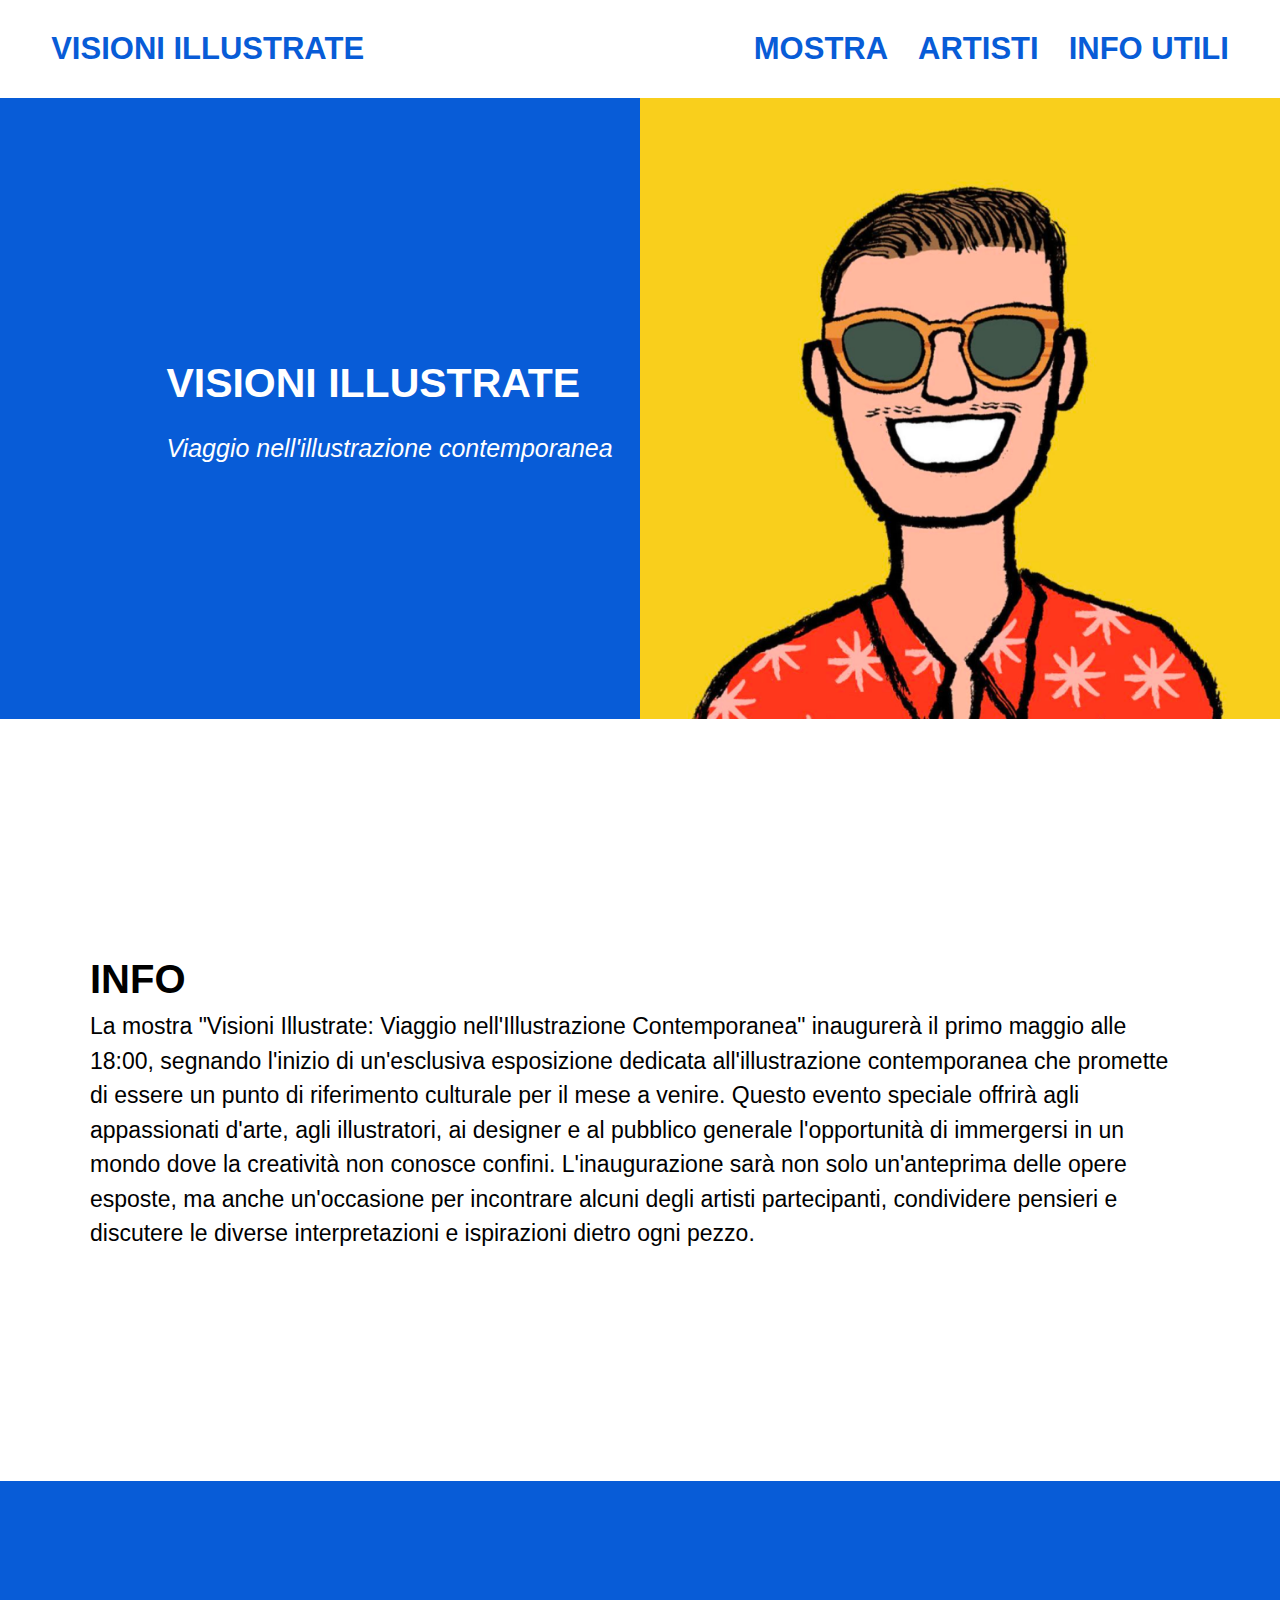
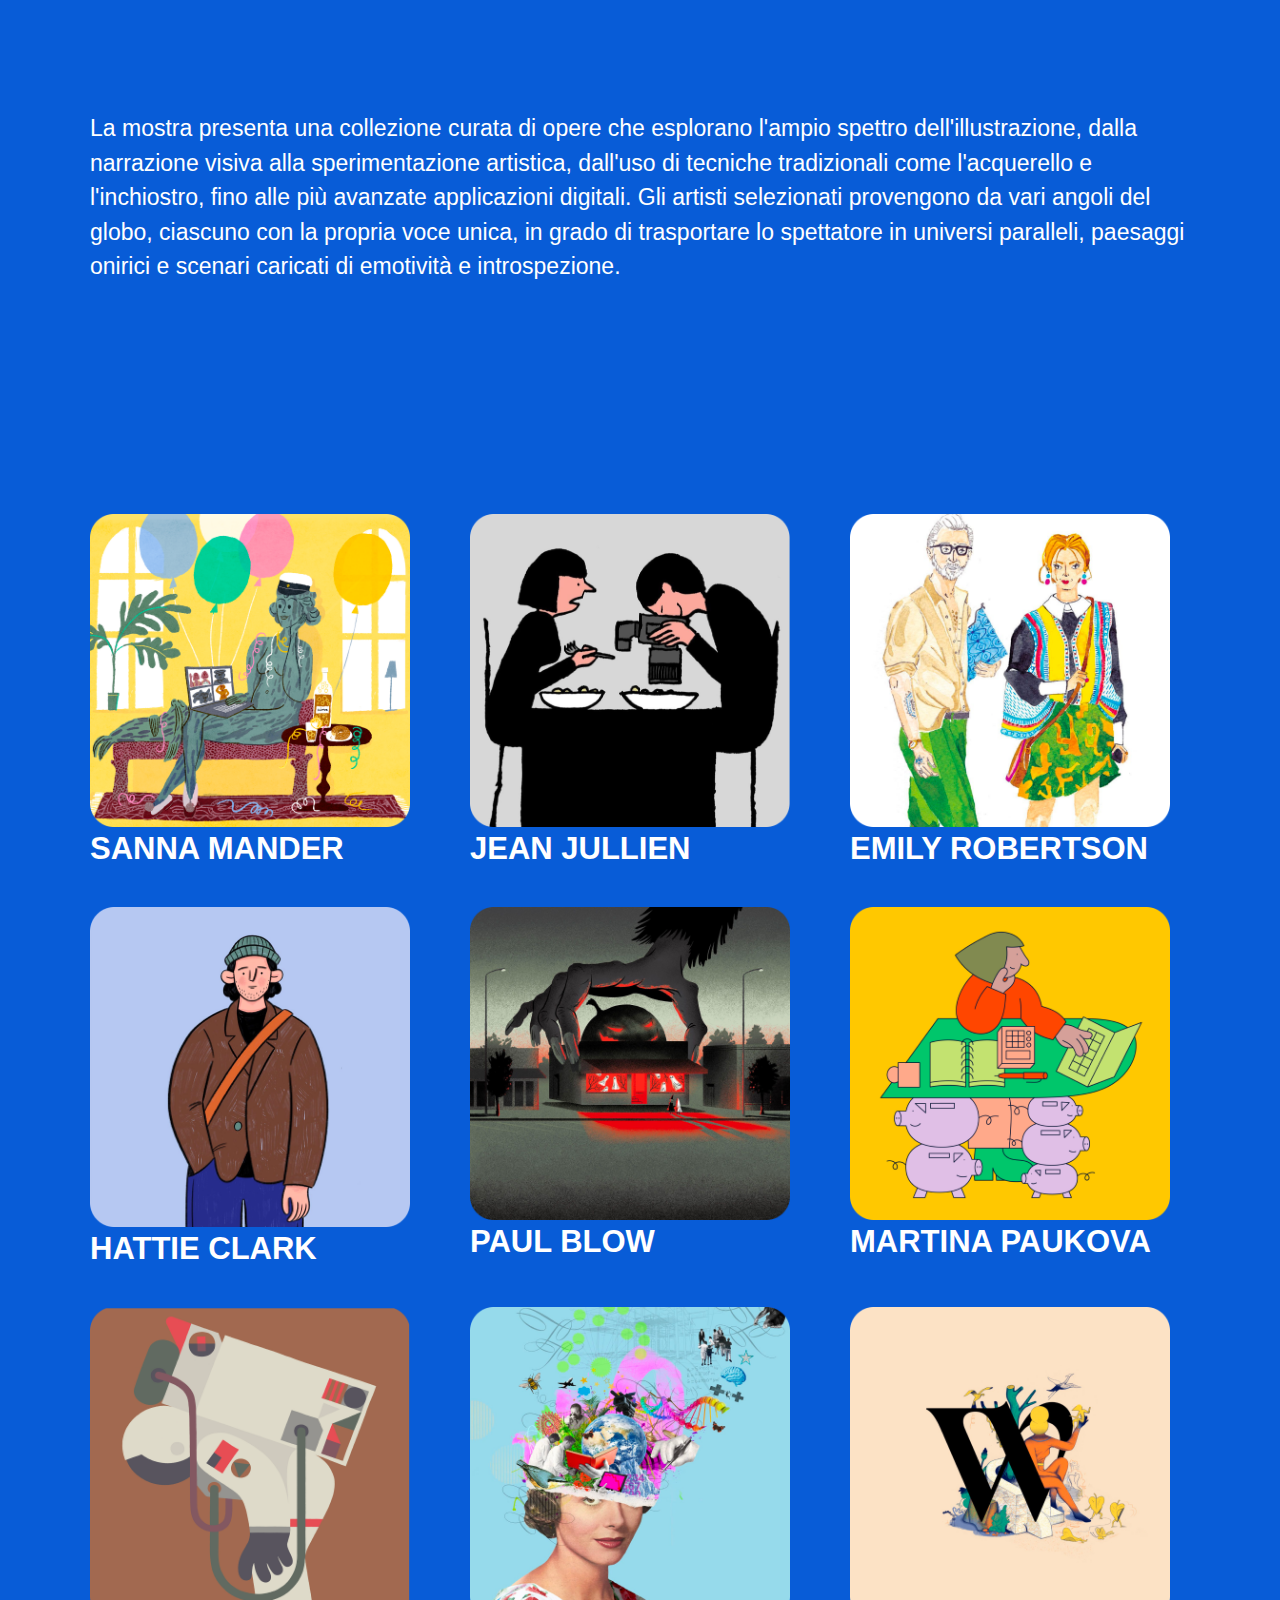
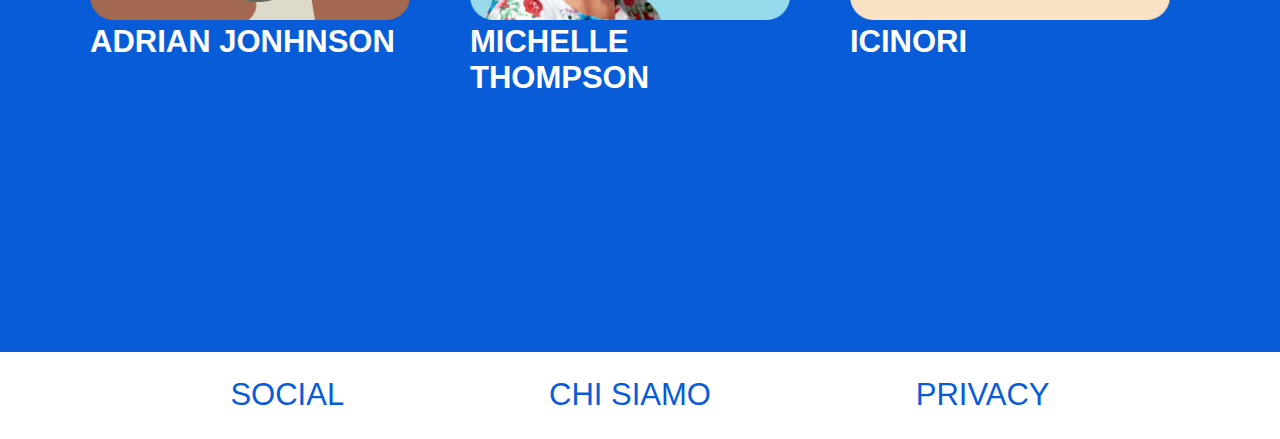
<file: index.html>
<!DOCTYPE html>
<html lang="en">
<head>
    <meta charset="UTF-8">
    <meta name="viewport" content="width=device-width, initial-scale=1.0">
    <title>Document</title>
    <link rel="stylesheet" href="CSS/style1.css">
</head>
<body>
    <header>
        <h5>VISIONI ILLUSTRATE</h5>
        <nav>
            <ul>
                <li><a href="mostra.html">MOSTRA</a></li>
                <li><a href="artisti.html">ARTISTI</a></li>
                <li><a href="info.html">INFO UTILI</a></li>
            </ul>
        </nav>
    </header>
    <main>
        <section class="home">
            <div>
                <h1>VISIONI ILLUSTRATE</h1>
                <h2>Viaggio nell'illustrazione contemporanea</h2>
            </div>
                <img src="IMG/jean-jullien/imagecrop.png" alt="">
        </section>
        <section class="bianco">
            <h3>INFO</h3>
            <p>La mostra "Visioni Illustrate: Viaggio nell'Illustrazione Contemporanea" inaugurerà 
                il primo maggio alle 18:00, segnando l'inizio di un'esclusiva esposizione dedicata all'illustrazione contemporanea che promette di essere un punto di riferimento 
                culturale per il mese a venire. 
                Questo evento speciale offrirà agli appassionati d'arte, agli illustratori, ai designer 
                e al pubblico generale l'opportunità di immergersi in un mondo dove la creatività 
                non conosce confini. 
                L'inaugurazione sarà non solo un'anteprima delle opere esposte, ma anche 
                un'occasione per incontrare alcuni degli artisti partecipanti, condividere pensieri 
                e discutere le diverse interpretazioni e ispirazioni dietro ogni pezzo.</p>
        </section>
        <section class="blu">
            <p>La mostra presenta una collezione curata di opere che esplorano l'ampio spettro dell'illustrazione, dalla narrazione visiva alla sperimentazione artistica, dall'uso 
                di tecniche tradizionali come l'acquerello e l'inchiostro, fino alle più avanzate 
                applicazioni digitali. 
                 Gli artisti selezionati provengono da vari angoli del globo, ciascuno con la propria voce unica, 
                in grado di trasportare lo spettatore in universi paralleli, paesaggi onirici e scenari caricati 
                di emotività e introspezione.</p>
        </section>
        <section class="artisti">
            <div>
                <img src="IMG/9 ARTISTI /sanna.png" alt="">
            <p>SANNA MANDER</p>
            </div>
            <div>
                <img src="IMG/9 ARTISTI /jean.png" alt="">
                <p>JEAN JULLIEN</p>
            </div>
            <div>
                <img src="IMG/9 ARTISTI /emily.png" alt="">
                <p>EMILY ROBERTSON</p>
            </div>
            <div>   
                <img src="IMG/9 ARTISTI /frank.png" alt="">
                <p>HATTIE CLARK</p>
            </div>
            <div>
                <img src="IMG/9 ARTISTI /paul.png" alt="">
                    <p><a href="paulbow.html">PAUL BLOW</a></p>
            </div>

            <div>  
                <img src="IMG/9 ARTISTI /martina.png" alt="">
            <p><a href="martinapaukova.html">MARTINA PAUKOVA</a></p>
           </div>
           <div>
                 <img src="IMG/9 ARTISTI /adrian.png" alt="">      
                 <p>ADRIAN JONHNSON</p>
           </div>
           <div>
                <img src="IMG/9 ARTISTI /michelle.png" alt="">    
            <p><a href="michellethompson.html">MICHELLE THOMPSON</a></p>
           </div>
            <div>
                   <img src="IMG/9 ARTISTI /icinori.png" alt="">
            <p>ICINORI</p>
            </div>
        </section>
    </main>
    <footer>
        <div>SOCIAL</div>
        <div>CHI SIAMO</div>
        <div>PRIVACY</div>
    </footer>
</body>
</html>
</file>
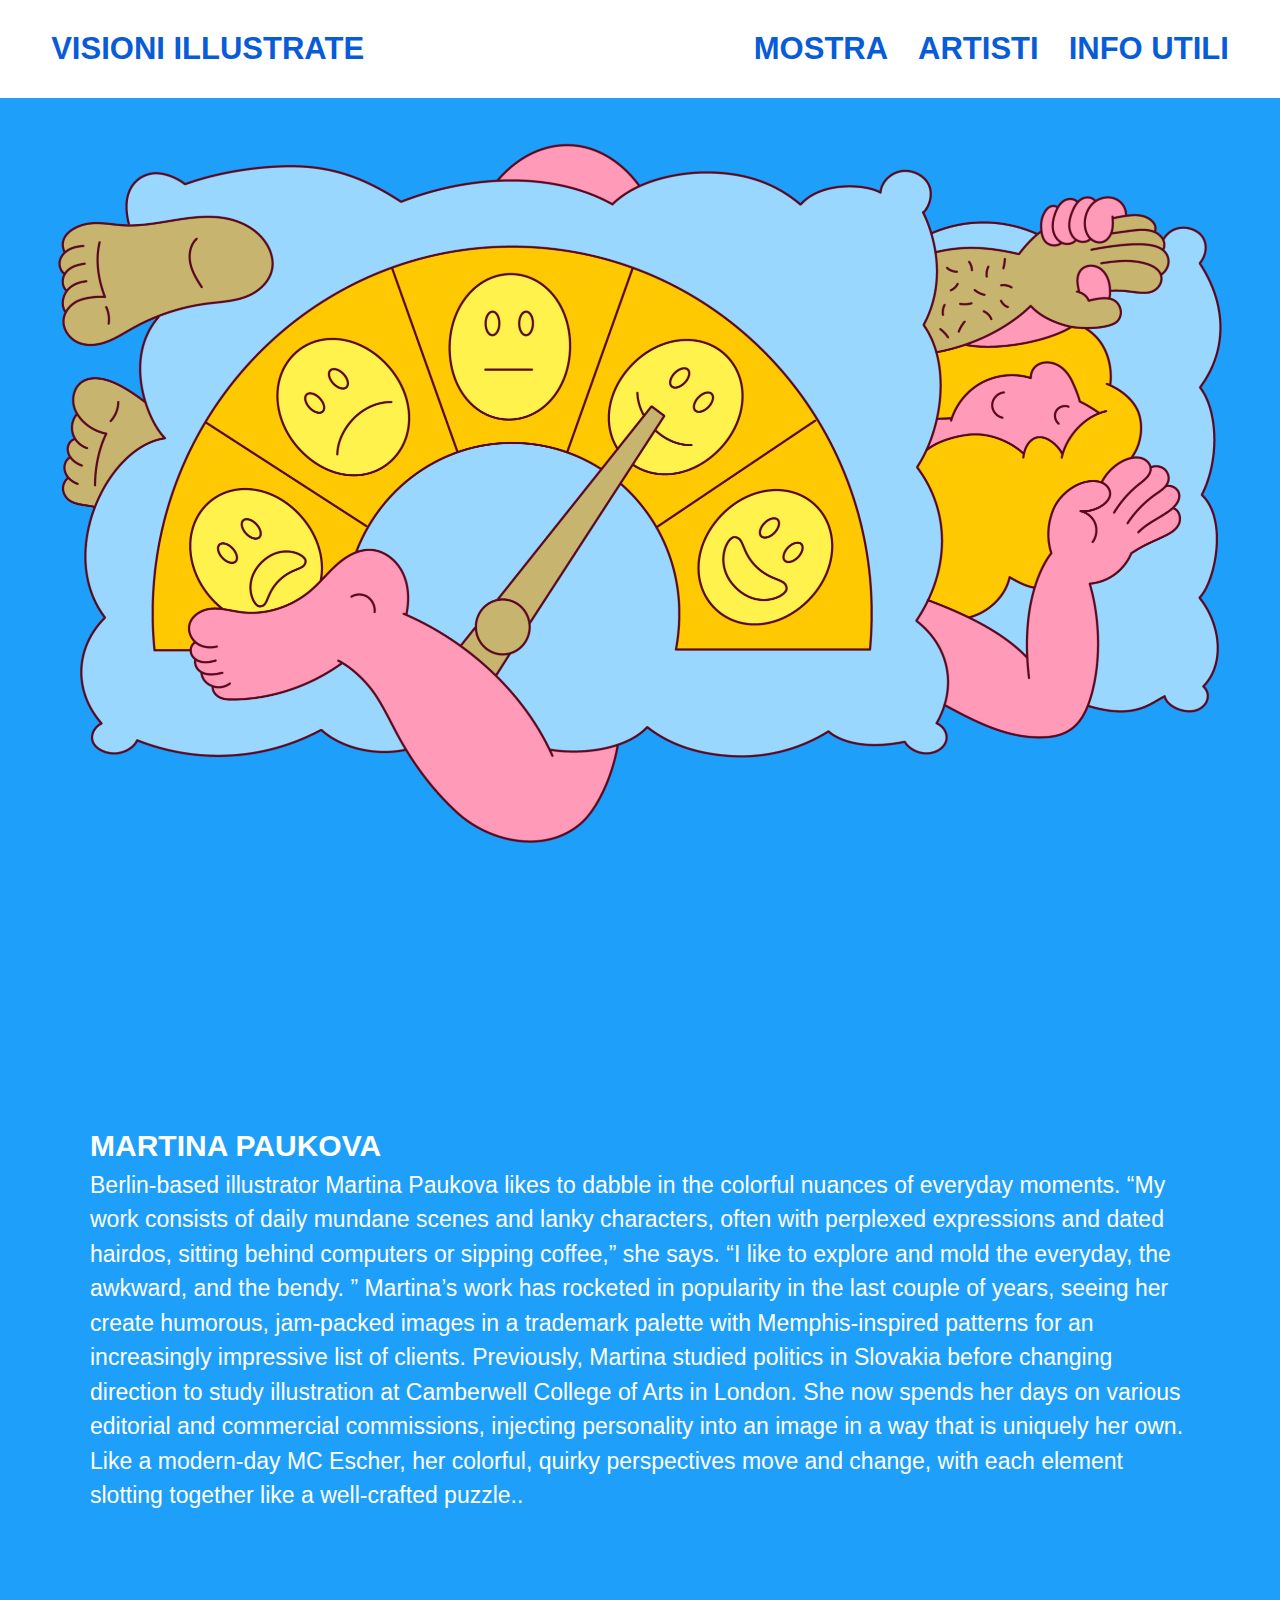
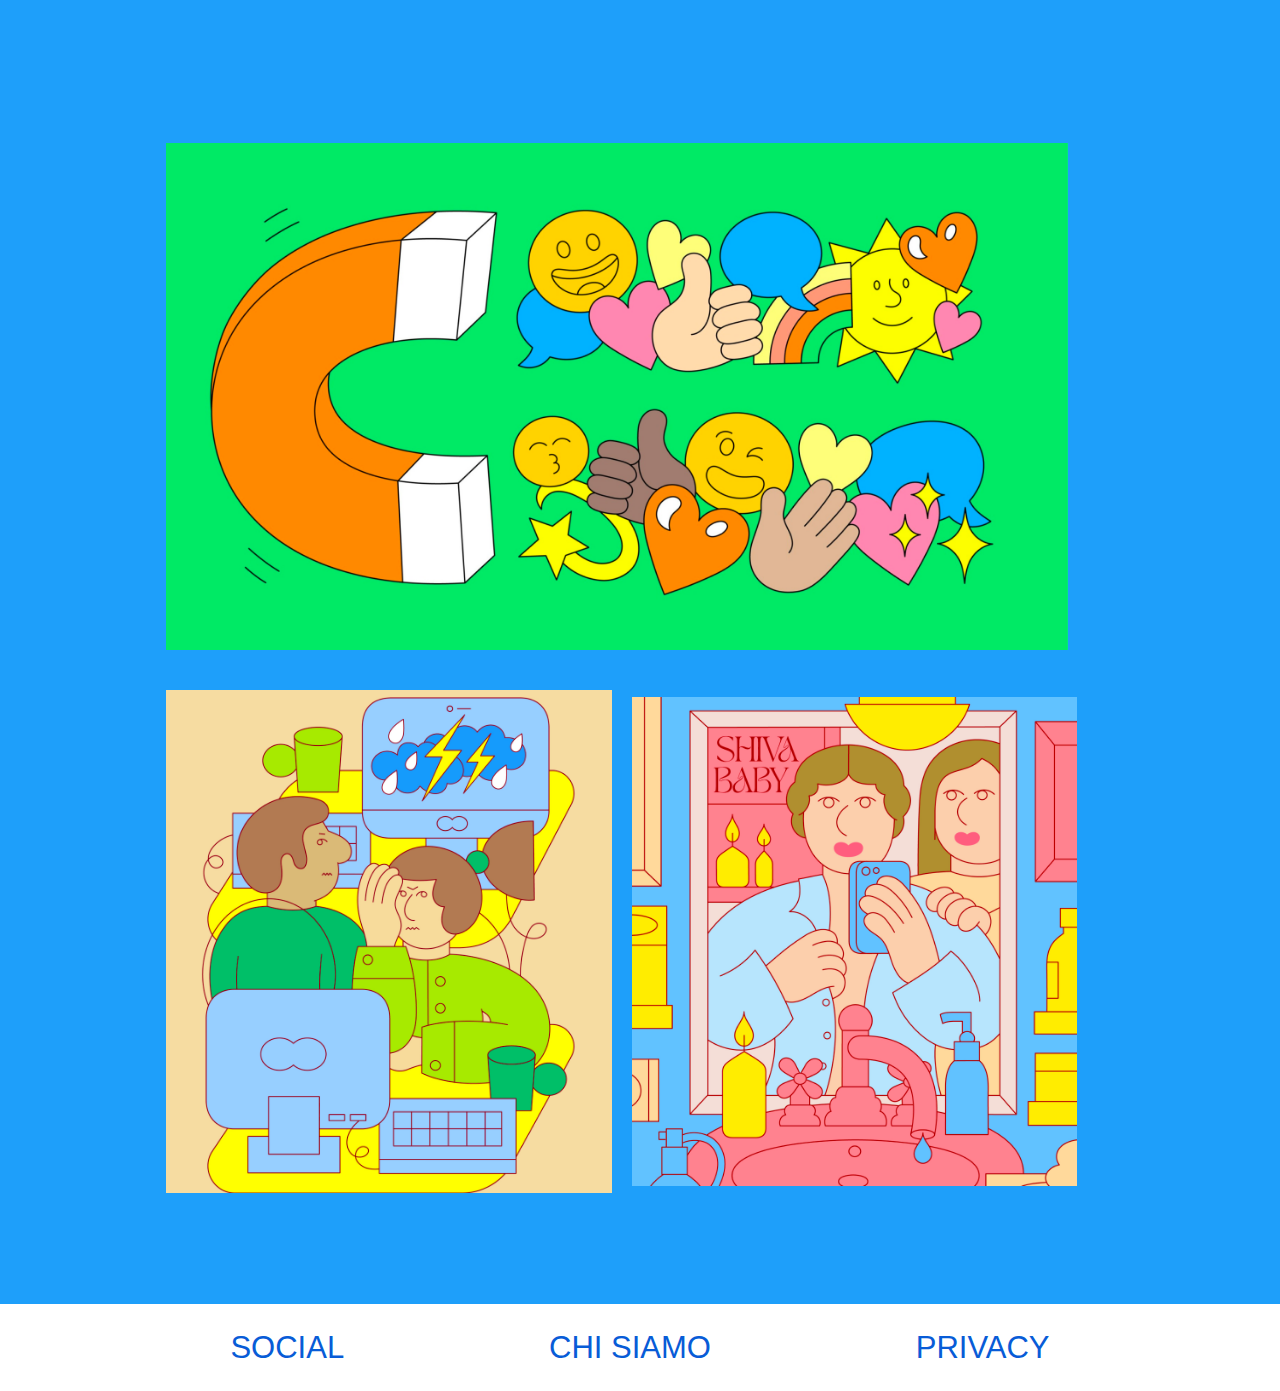
<file: martinapaukova.html>
<!DOCTYPE html>
<html lang="en">
<head>
    <meta charset="UTF-8">
    <meta name="viewport" content="width=device-width, initial-scale=1.0">
    <title>Document</title>
    <link rel="stylesheet" href="CSS/style1.css">
</head>
<body class="amartina">
    <header>
        <h5>VISIONI ILLUSTRATE</h5>
        <nav>
            <ul>
                <li><a href="mostra.html">MOSTRA</a></li>
                <li><a href="artisti.html">ARTISTI</a></li>
                <li><a href="info.html">INFO UTILI</a></li>
                    </a></li>
            </ul>
        </nav>
    </header>
    <main>
        <img class="martinaimg" src="IMG/Martina pag/AP_Martina_Paukova_The_Economist_2023-scaled.jpg" alt="">
        <section class="testomartina">
            <h3>MARTINA PAUKOVA</h3>
            <p>Berlin-based illustrator Martina Paukova likes to dabble in the colorful nuances of everyday moments. 
                “My work consists of daily mundane scenes and lanky characters, often with perplexed expressions 
                and dated hairdos, sitting behind computers or sipping coffee,” she says.
                 “I like to explore and mold the everyday, the awkward, and the bendy.
                 ” Martina’s work has rocketed in popularity in the last couple of years, seeing her create humorous, 
                 jam-packed images in a trademark palette with Memphis-inspired patterns for an increasingly impressive list of clients.
                 Previously, Martina studied politics in Slovakia before changing direction to study illustration at Camberwell 
                 College of Arts in London. She now spends her days on various editorial and commercial commissions, injecting personality 
                 into an image in a way that is uniquely her own. Like a modern-day MC Escher, her colorful, quirky perspectives move and change, 
                 with each element slotting together like a well-crafted puzzle..</p>
        </section>
        <section class="c-opere">
                <img src="IMG/martinapaukova/martina.png" alt="">
                <div class="imgflex">
                    <img src="IMG/martinapaukova/martina3.png" alt="">
                    <img src="IMG/martinapaukova/martina2.png" alt=""> 
                </div>
        </section>
    </main>
    <footer>
        <div>SOCIAL</div>
        <div>CHI SIAMO</div>
        <div>PRIVACY</div>
    </footer>
</body>
</html>
</file>
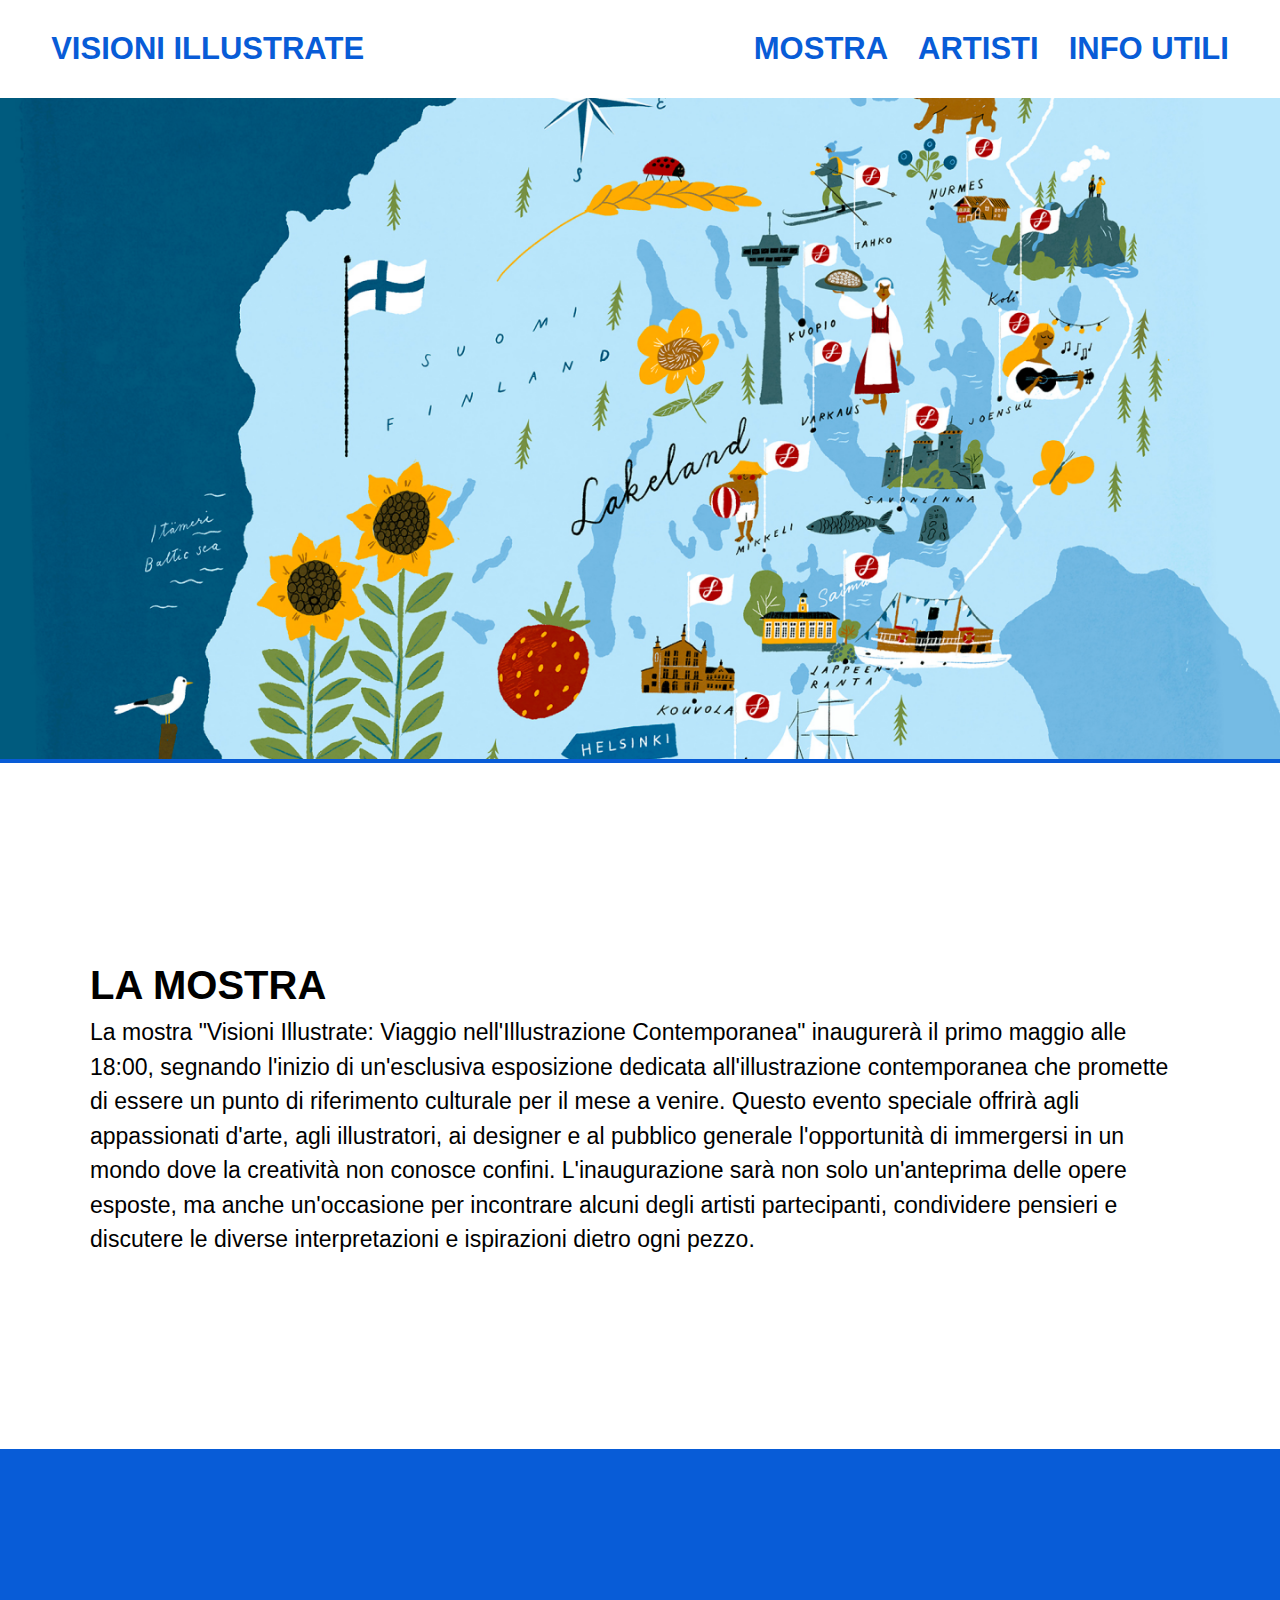
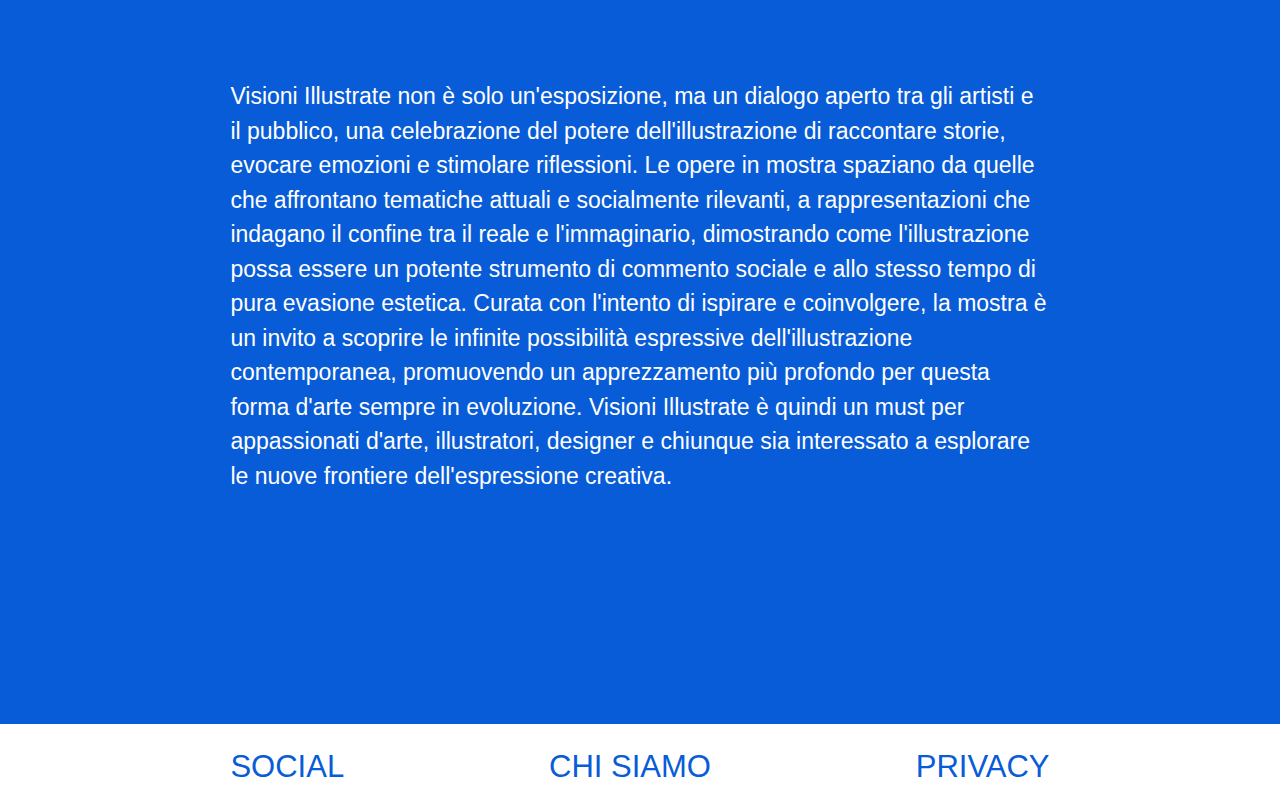
<file: mostra.html>
<!DOCTYPE html>
<html lang="en">
<head>
    <meta charset="UTF-8">
    <meta name="viewport" content="width=device-width, initial-scale=1.0">
    <title>Document</title>
    <link rel="stylesheet" href="CSS/style1.css">
</head>
<body>
    <header>
        <h5>VISIONI ILLUSTRATE</h5>
        <nav>
            <ul>
                <li><a href="mostra.html">MOSTRA</a></li>
                <li><a href="artisti.html">ARTISTI</a></li>
                <li><a href="info.html">INFO UTILI</a></li>
               
            </ul>
        </nav>
    </header>
    <main>
        <img class="a-copertina" src="IMG/copertinamost.png" alt="">
        <section>
        <div class="a-testobase">
            <h3 class="titolomostra">LA MOSTRA</h3>
            <p class="primotesto">La mostra "Visioni Illustrate: Viaggio nell'Illustrazione Contemporanea" inaugurerà 
                il primo maggio alle 18:00, segnando l'inizio di un'esclusiva esposizione dedicata all'illustrazione contemporanea che promette di essere un punto di riferimento 
                culturale per il mese a venire. 
                Questo evento speciale offrirà agli appassionati d'arte, agli illustratori, ai designer 
                e al pubblico generale l'opportunità di immergersi in un mondo dove la creatività 
                non conosce confini. 
                L'inaugurazione sarà non solo un'anteprima delle opere esposte, ma anche 
                un'occasione per incontrare alcuni degli artisti partecipanti, condividere pensieri 
                e discutere le diverse interpretazioni e ispirazioni dietro ogni pezzo.</p>
        </div> 
            
            
                <p class="secondotesto">Visioni Illustrate non è solo un'esposizione, ma un dialogo aperto tra gli artisti e il pubblico, una celebrazione 
                del potere dell'illustrazione di raccontare storie, evocare emozioni e stimolare riflessioni. Le opere in mostra 
                spaziano da quelle che affrontano tematiche attuali e socialmente rilevanti, a rappresentazioni che indagano il confine 
                tra il reale e l'immaginario, dimostrando come l'illustrazione possa essere un potente strumento di commento sociale e 
                allo stesso tempo di pura evasione estetica.
                Curata con l'intento di ispirare e coinvolgere, la mostra è un invito a scoprire le infinite possibilità espressive 
                dell'illustrazione contemporanea, promuovendo un apprezzamento più profondo per questa forma d'arte sempre in evoluzione. 
                Visioni Illustrate è quindi un must per appassionati d'arte, illustratori, designer e chiunque sia interessato a esplorare 
                le nuove frontiere dell'espressione creativa.</p>
        </section>
    </main>
    <footer>
        <div>SOCIAL</div>
        <div>CHI SIAMO</div>
        <div>PRIVACY</div>
    </footer>
</body>
</html>
</file>
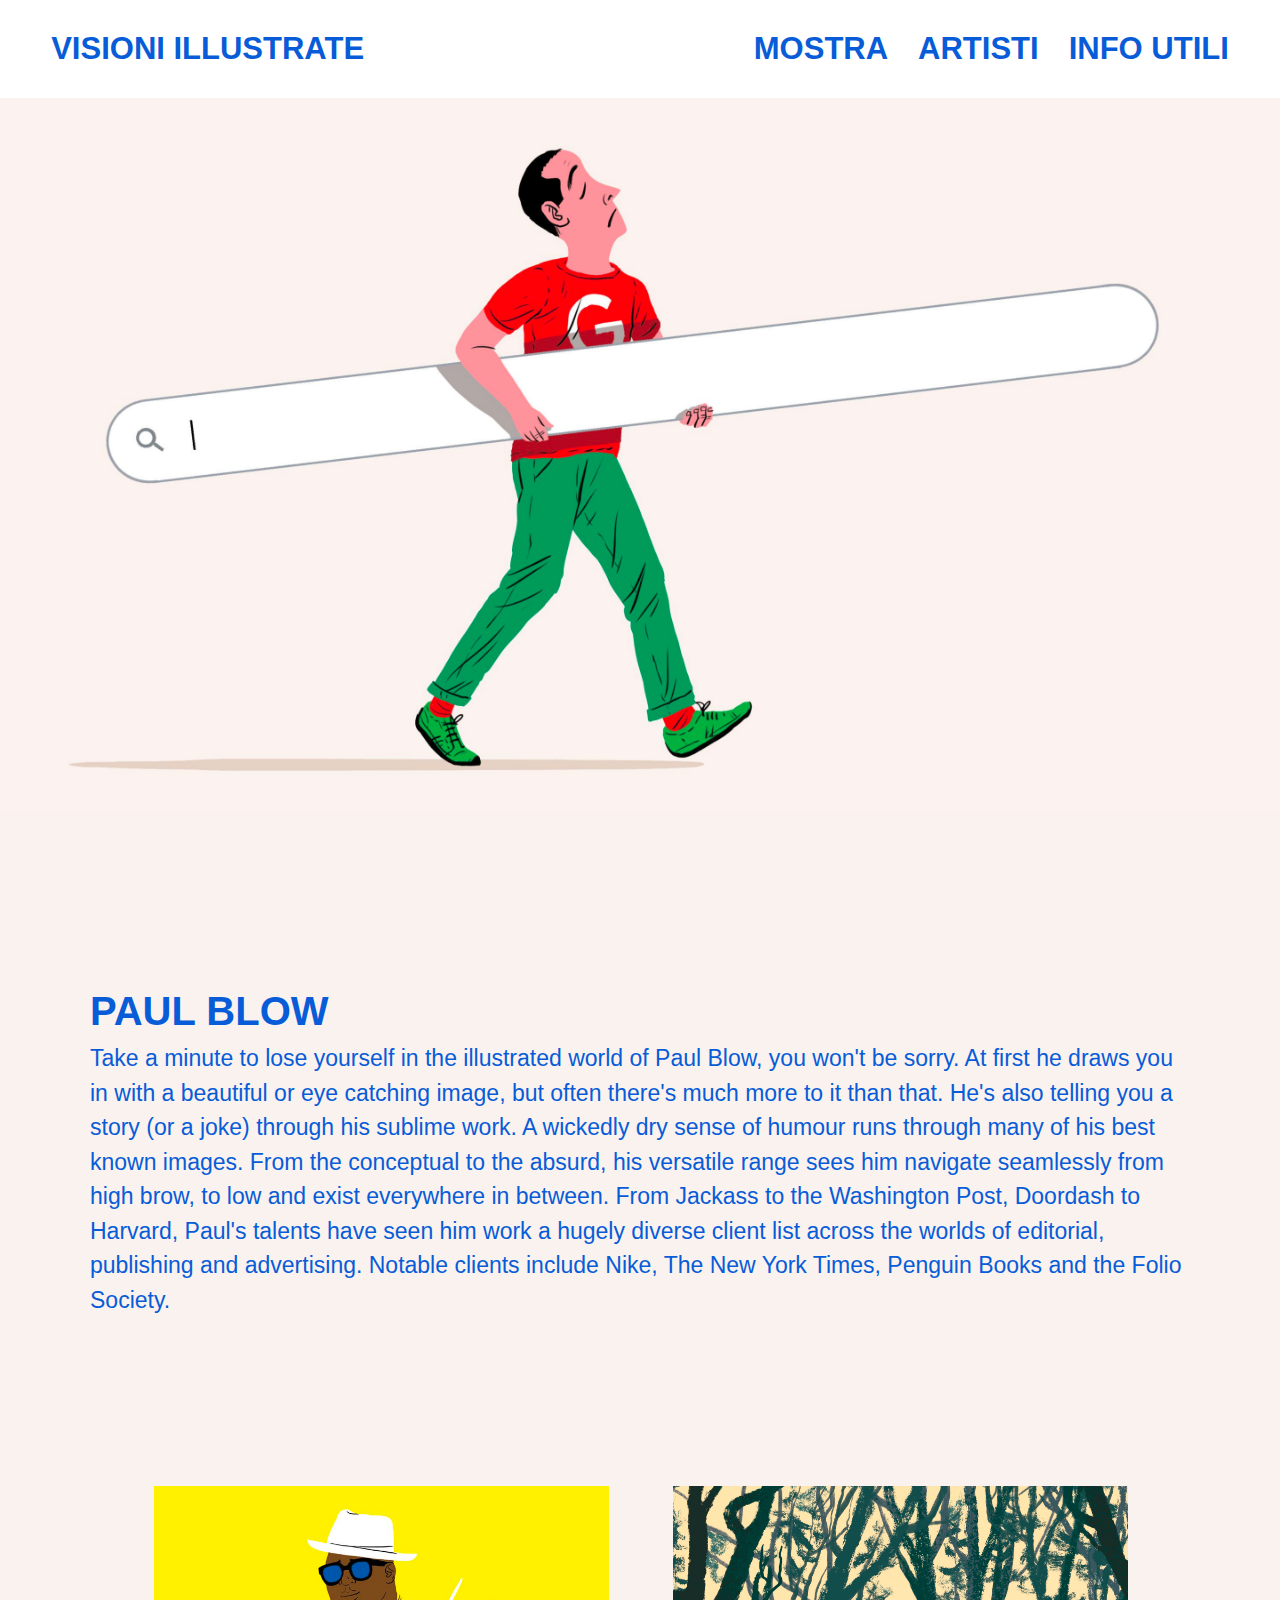
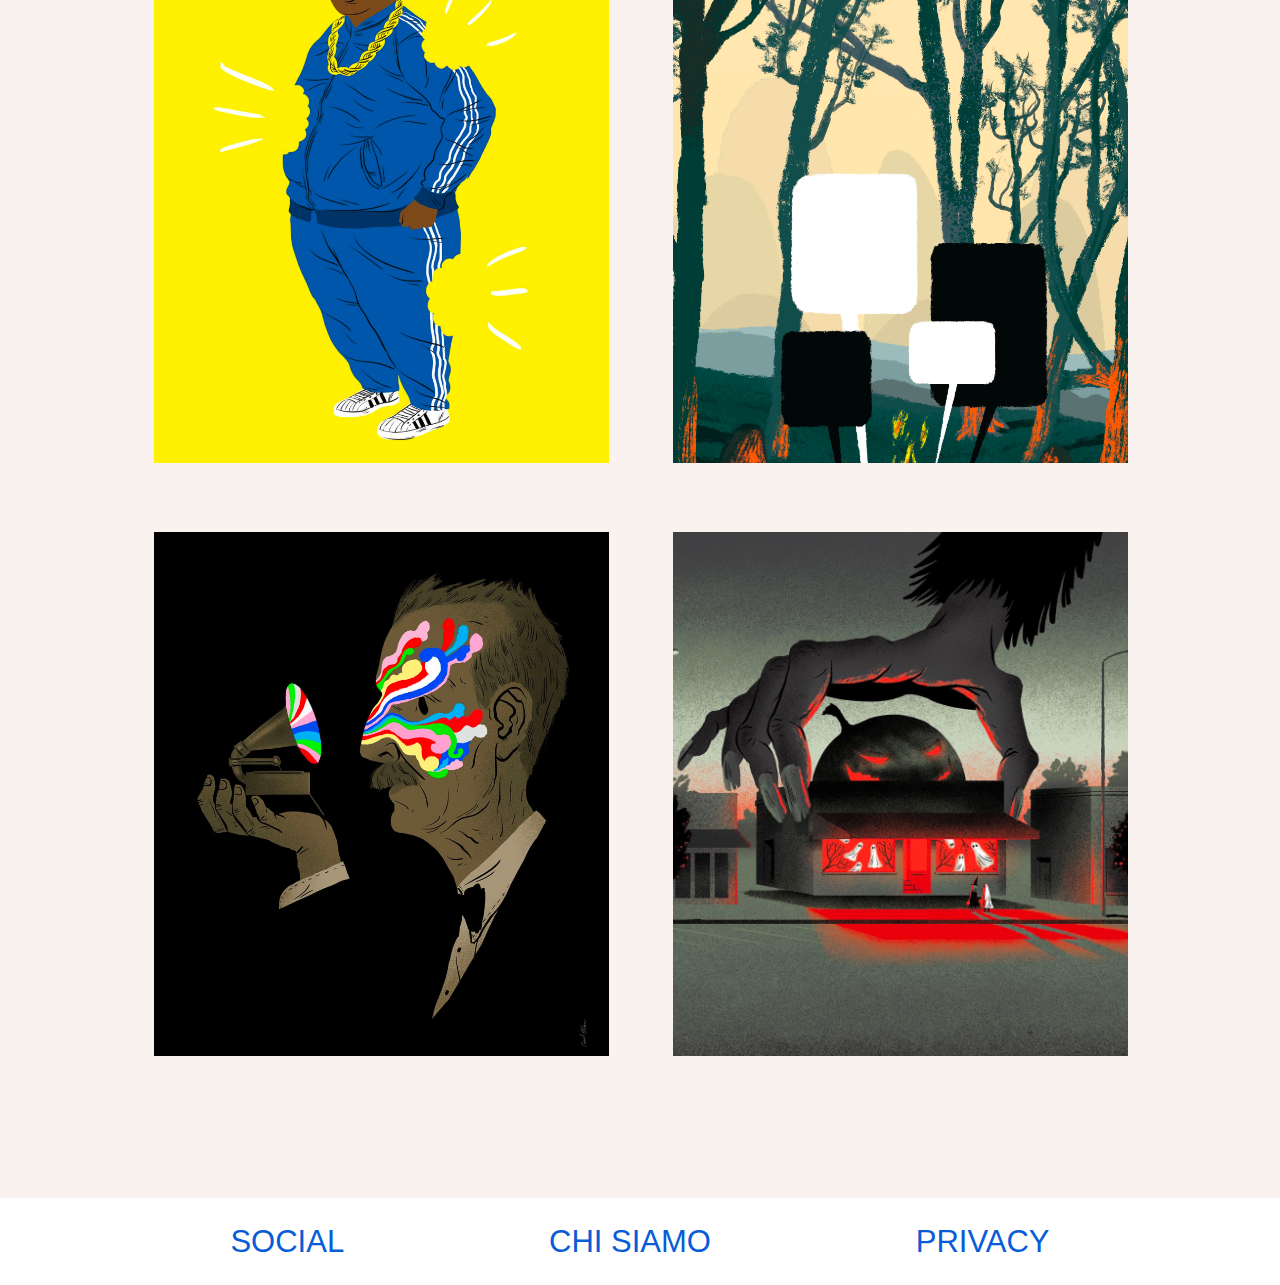
<file: paulbow.html>
<!DOCTYPE html>
<html lang="en">
<head>
    <meta charset="UTF-8">
    <meta name="viewport" content="width=device-width, initial-scale=1.0">
    <title>Document</title>
    <link rel="stylesheet" href="CSS/style1.css">
</head>
<body class="apaul">
    <header>
        <h5>VISIONI ILLUSTRATE</h5>
        <nav>
            <ul>
                <li><a href="mostra.html">MOSTRA</a></li>
                <li><a href="artisti.html">ARTISTI</a></li>
                <li><a href="info.html">INFO UTILI</a></li>
                    </a></li>
            </ul>
        </nav>
    </header>
    <main>
        <img class="imgpaul-1" src="IMG/pulpag/paul1.png" alt="">
        <section class="m-testo">
            <h3>PAUL BLOW</h3>
            <p>Take a minute to lose yourself in the illustrated world of Paul Blow, you won't be sorry. 
                At first he draws you in with a beautiful or eye catching image, but often there's much 
                more to it than that. He's also telling you a story (or a joke) through his sublime work. 
                A wickedly dry sense of humour runs through many of his best known images.
                From the conceptual to the absurd, his versatile range sees him navigate seamlessly from high brow, 
                to low and exist everywhere in between. From Jackass to the Washington Post, Doordash to Harvard, 
                Paul's talents have seen him work a hugely diverse client list across the worlds of editorial, 
                publishing and advertising.
                Notable clients include Nike, The New York Times, Penguin Books and the Folio Society.</p>
        </section>
        <section class="b-opere">
                <img src="IMG/pulpag/paul2.png" alt="">
                <img src="IMG/pulpag/paul3.png" alt="">
                <img src="IMG/pulpag/paul4.png" alt="">
                <img src="IMG/pulpag/paul5.png" alt="">
        </section>
    </main>
    <footer>
        <div>SOCIAL</div>
        <div>CHI SIAMO</div>
        <div>PRIVACY</div>
    </footer>
</body>
</html>
</file>
<file: CSS/style1.css>
body {
    background-color: #085CD7;
    color: #fff;
    margin: auto;
    font-family: Arial, Helvetica, sans-serif;
}

img {
    object-fit: cover;
}

h4, h3,  p, .artisti, .opere {
    max-width: 1100px;
    margin: auto;
}

a {
    text-decoration: none;
    color: #fff;
}
p {
    font-size: 23px;
    margin: auto;

}

header {
    background-color: #fff;
    color: #085CD7;
    display: flex;
    justify-content: space-between;
    font-size: 31px;
    height: auto;
    padding: 0 4% 0 4%;
}

header nav ul {
    display: flex;
    list-style-type: none;
    gap: 30PX;
    font-weight: bold;
    margin-right: 0;
}

header nav ul a {
    color: #085CD7;   
}

header nav li {
    margin: auto;
}

h5 {
    font-weight: bold;
    font-size: 31px;
    margin: auto auto auto 0;
}

.home {
    display: flex;
    justify-content: space-between;
    background-color: #085CD7;
    color: #fff;
}

.home img {
    max-width: 50%;
}

.home div {
 margin: auto auto auto 0;
 padding-left: 13%;
 
}

h1 {
    font-size: 41px;
}

h2 {
    font-size: 25px;
    font-weight: 200;
    font-style: italic;
}
.bianco {
    background-color: #fff;
    color: black;
    color: black;
    font-size: 30px;
    gap: 10PX;
    line-height: 1.5;
    padding: 18% 0 18% 0;
}

.blu {
    color: #fff;

    font-size: 30px;
    gap: 10PX;
    line-height: 1.5;
    padding: 18% 0 18% 0;

}

.artisti {
    display: grid;
    grid-template-columns: 3fr 3fr 3fr;
    gap: 40px;
    padding-bottom: 20%;
}

.artisti img {
    max-width: 94%;
    max-height: auto;    
}

.artisti-b {
    gap: 40px;
    padding-bottom: 20%;
    column-count: 3;
    gap: 20px;
    padding: 10%;
}

.artisti-b img {
    height: 100%;
    width: 100%;
    display: grid;
    padding-top: 13%;
    padding-left: 13%;
}

.artisti p {
    font-size: 31px;
    font-weight: bold;
    text-align: left;    
}

footer {
    background-color: #fff;
    color: #085CD7;
    text-align: center;
    font-size: 31px;
    display: flex;
    justify-content: space-evenly;
    max-width: 100%;
    padding: 2%;


}

.artistipag {
    background-color: #fff;
    color: #085CD7;
}

h4 {
   font-size: 34px;
   font-style: italic;
   font-weight: normal;
}

h3 {
    font-size: 40px;
} 

.mappa  {
    max-width: 100%;
    display: flex;    
    justify-content: center;
    align-items: center;
}

.mappa img {
    max-width: 60%;

}

.mappaa {
    max-width: 100%;
}

.amartina {
    background-color: #1E9FFA;
    color: #fff;
}

.testomartina {

    font-size: 30px;
    gap: 10PX;
    line-height: 1.5;
    padding: 18% 0 18% 0;

}

.testomartina h3 {
    font-size: 30px;
}



.b-opere {

    padding-top: 12%;
    padding-left: 12%;
    gap: 40px;
    align-items: center;
}
.b-opere img {
    
    max-width: 95%;
    max-height: 95%;
    align-items: center;
}

.imgflex{
    display: flex;
    width: 50%;
    gap: 20px;
    padding-bottom: 10%;
}

.imgflex img {
    height: 60%;
}

.martinaimg {
    max-width: 100%;
}

.a-copertina  {
    max-width: 100%;
}

.a-testobase{
    background-color: #fff;
    color: black;
    color: black;
    font-size: 30px;
    gap: 10PX;
    line-height: 1.5;
    padding-top: 15%;
    padding-bottom: 15%;
}

.a-bianco {
    background-color: #fff;
    color: black;
    color: black;
    font-size: 30px;
    gap: 10PX;
    line-height: 1.5;
}


.secondotesto {
    background-color: #085CD7;
    color: #fff;
    gap: 10PX;
    line-height: 1.5;
    padding: 18%;
}

.m-testo {
    font-size: 30px;
    gap: 10PX;
    line-height: 1.5;
    padding-top: 13%;
    color: #085CD7;
}

.imgmichelle-1  {
    max-width: 100%;
}

.b-opere {
    display: grid;
    grid-template-columns: 2fr 2fr;
    padding-bottom: 10%;
    padding-right: 10%;
}

.b-opere img {
    width: 100%;
    height: 100%;

}
.c-opere {
    display: grid;
    margin-left: 13%;
}

.c-opere img {
    display: grid;
    max-width: 81%;
}

.imgflex {
     display: flex;
     grid-template-columns: 1fr;
     align-items: center;
     padding-right: 6%;
}
.imgflex img {
    display: flex;
    grid-template-columns: 1fr;
    max-width: 80%;
}


.c-opere {
    gap: 40px;
    align-items: center;
}

.b-opere {

    padding-top: 12%;
    padding-left: 12%;
    gap: 40px;
    align-items: center;
}

.imgpaul-1 {
    max-width: 100%;
}

.apaul {
    background-color: #FAF2EF;
    color: #085CD7;
}

@media (max-width:1000px) {
    header {
        font-size: 20px;
        }
        h4, h3,  p, h5 {
        font-size: 20px;
    }
    .subtitle {
        font-size: 14px;
    }

    .artisti {
        grid-template-columns: 2fr 2fr ;
        font-size: 20px;
    }

    footer {
        font-size: 10px;
    }
    p {
        font-size: 20px;
    }

    
}
</file>
